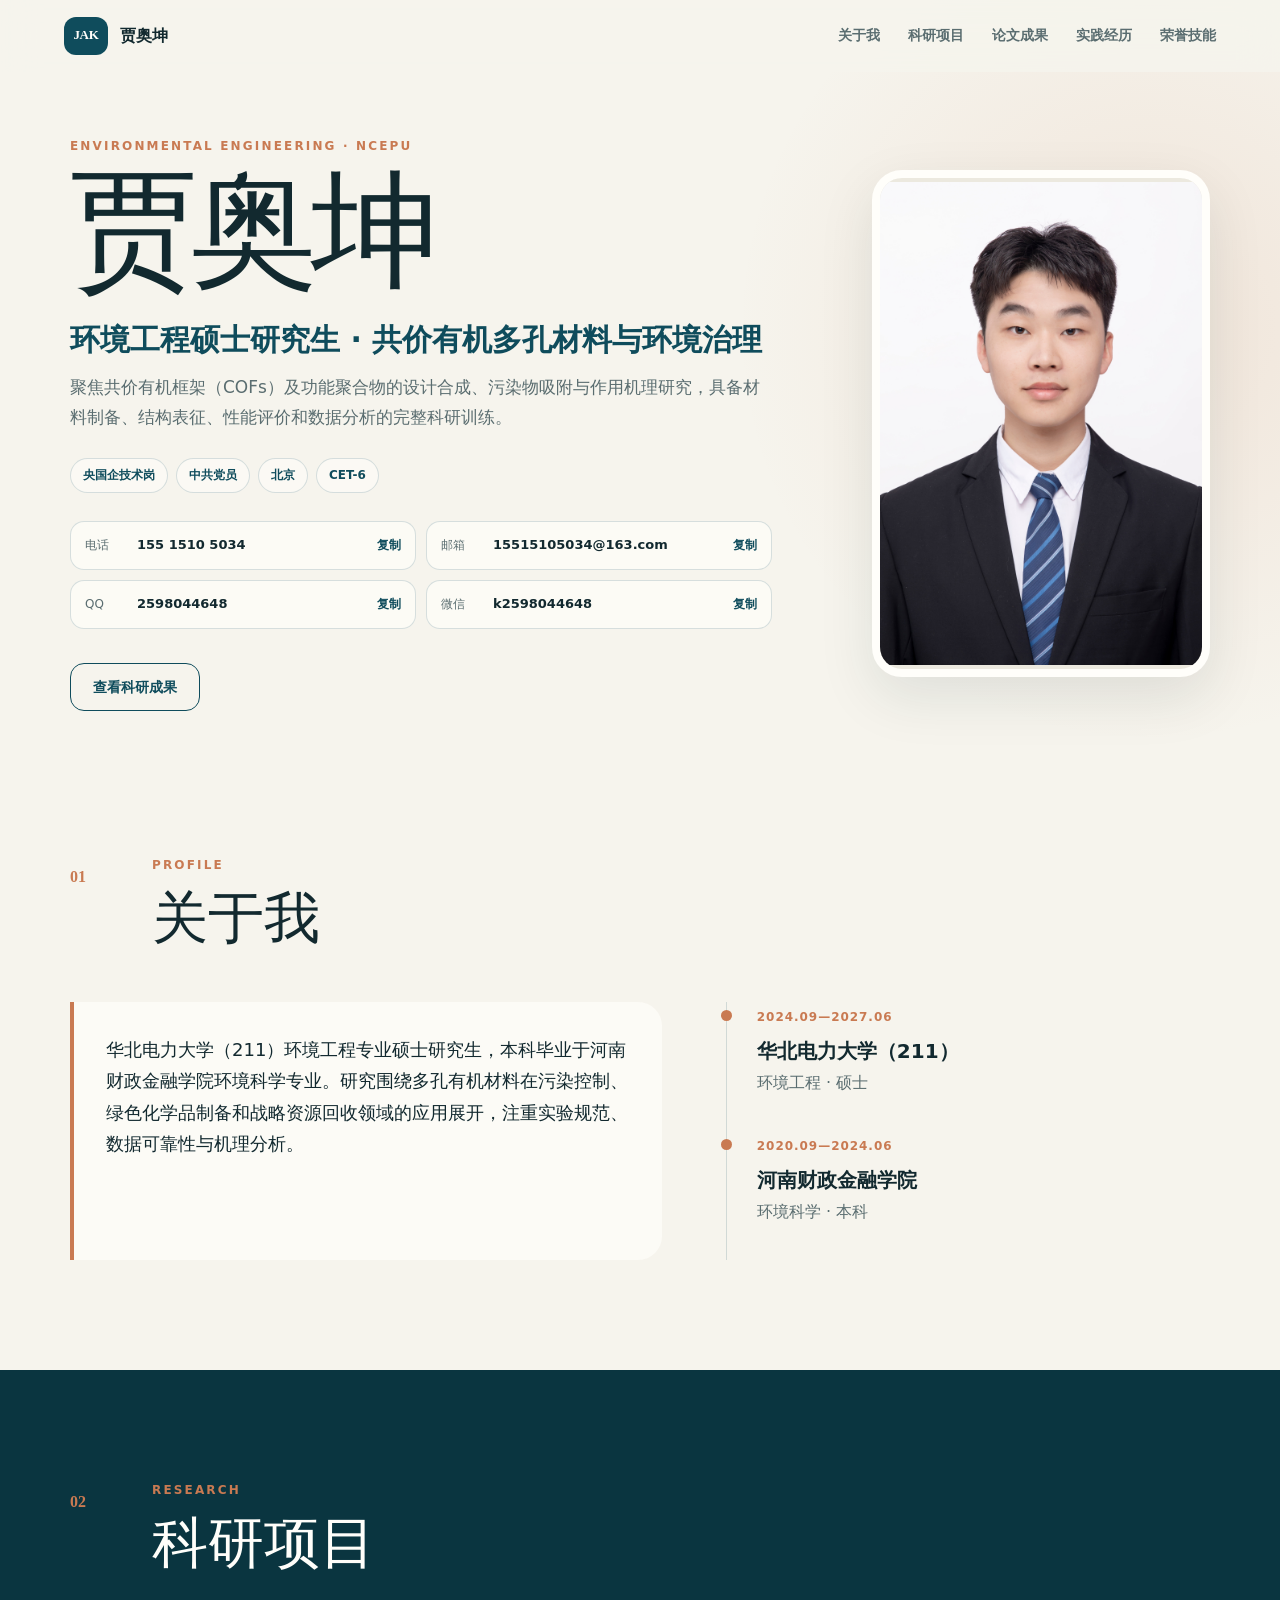
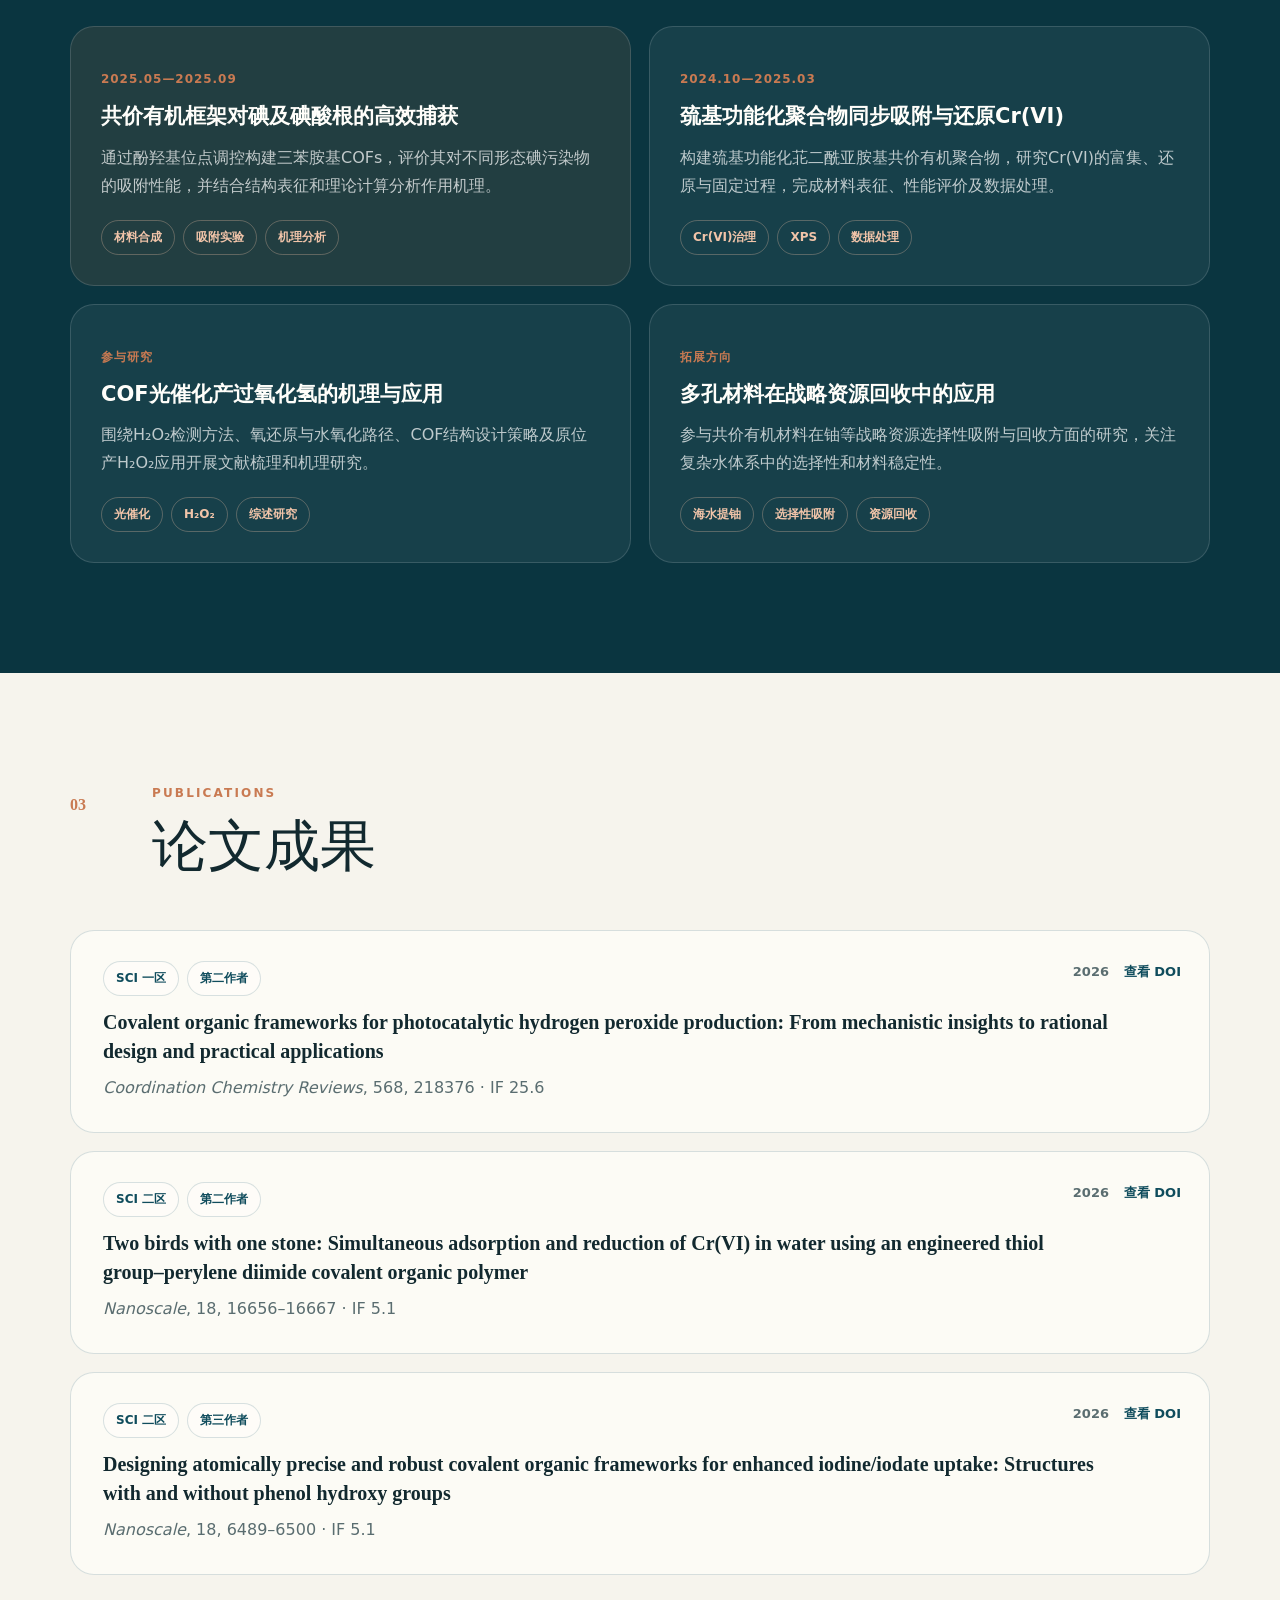
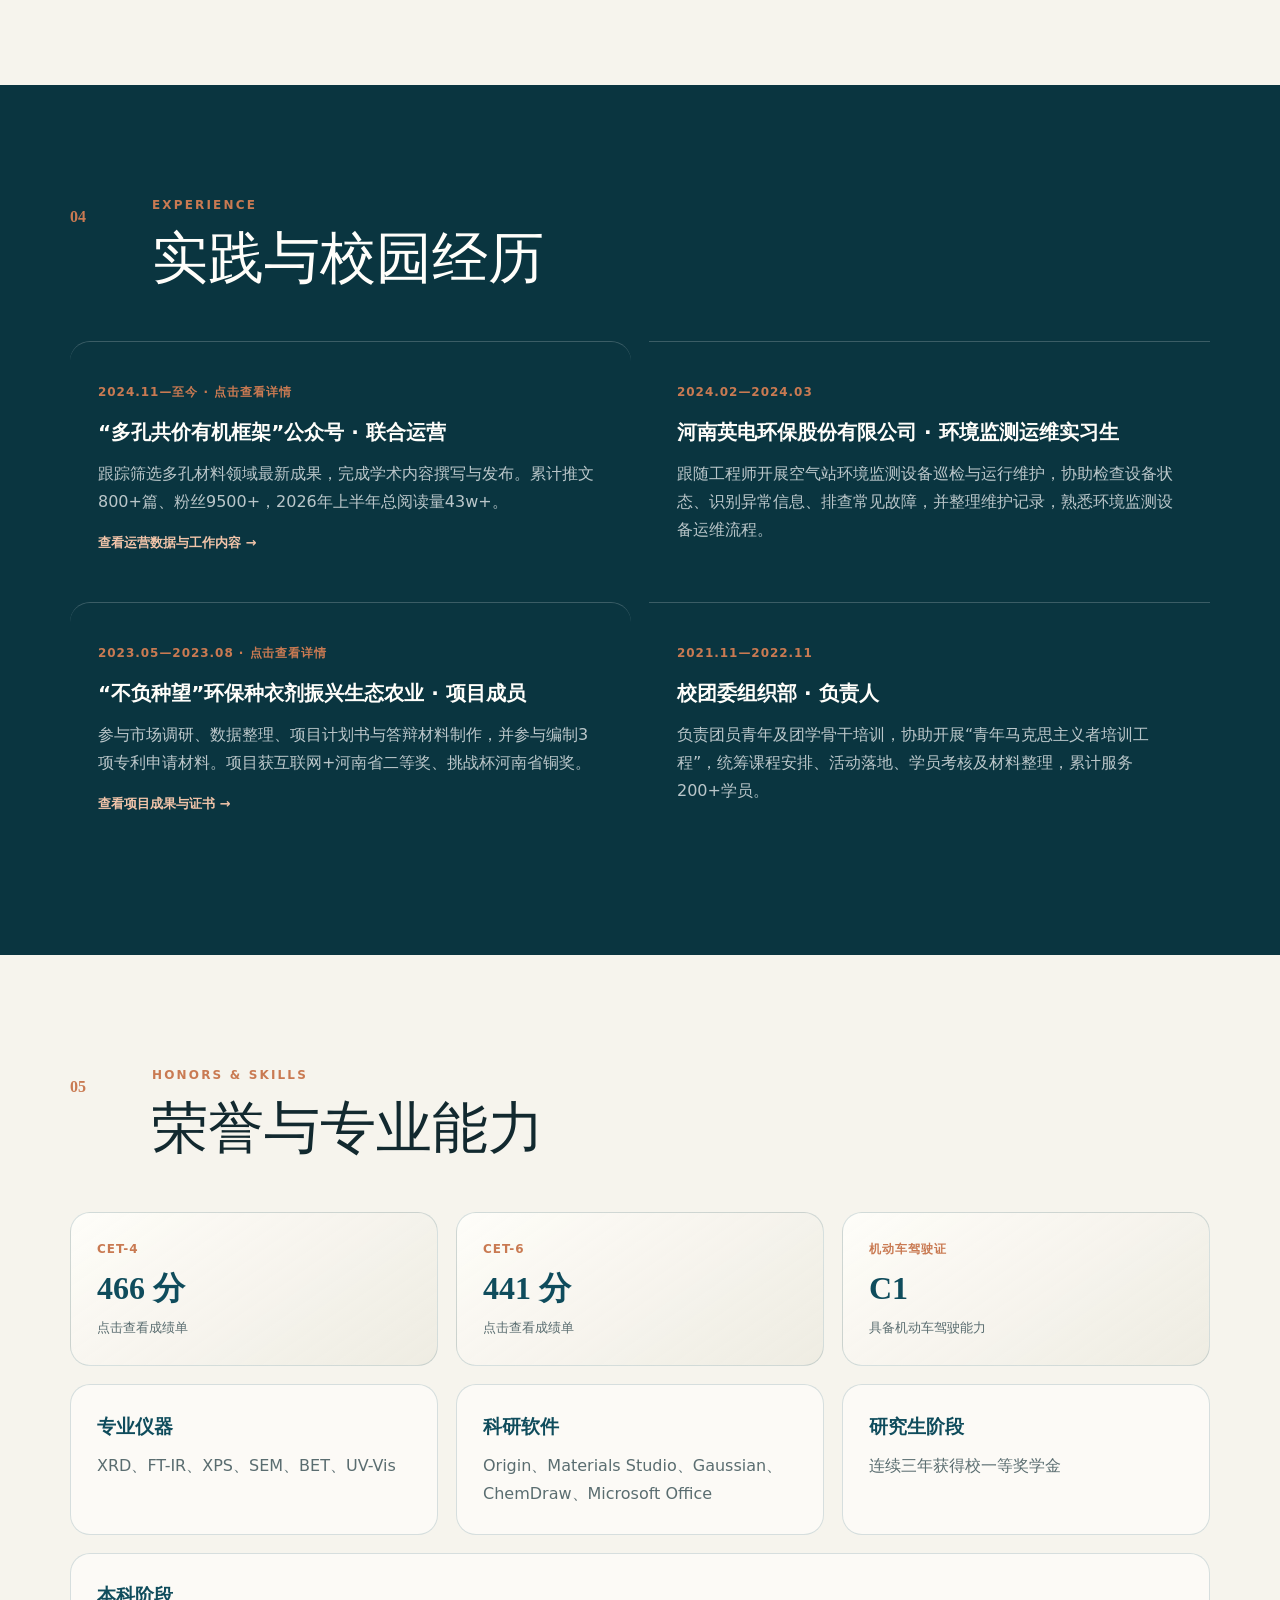
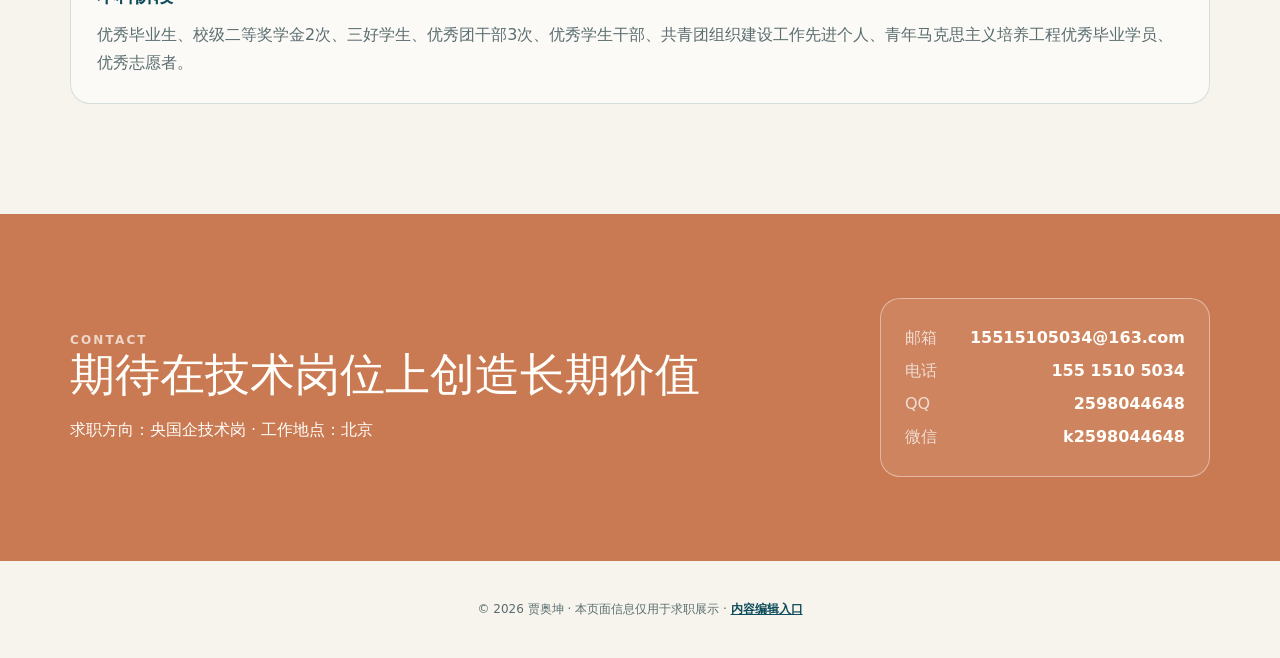
<file: index.html>
<!doctype html>
<html lang="zh-CN">
<head>
  <meta charset="utf-8">
  <meta name="viewport" content="width=device-width, initial-scale=1">
  <meta name="description" content="贾奥坤，华北电力大学环境工程硕士研究生，研究方向为共价有机框架与功能聚合物在环境治理中的应用。">
  <meta name="theme-color" content="#0f3d4a">
  <title>贾奥坤｜环境工程硕士研究生</title>
  <link rel="stylesheet" href="styles.css?v=20260904-2">
</head>
<body>
  <header class="site-header" id="top">
    <a class="brand" href="#top" aria-label="返回首页"><span class="brand-mark">JAK</span><span data-field="name">贾奥坤</span></a>
    <button class="menu-button" type="button" aria-expanded="false" aria-controls="main-nav">菜单</button>
    <nav id="main-nav" class="main-nav" aria-label="主导航"><a href="#about">关于我</a><a href="#research">科研项目</a><a href="#publications">论文成果</a><a href="#experience">实践经历</a><a href="#honors">荣誉技能</a></nav>
  </header>

  <main>
    <section class="hero section-shell">
      <div class="hero-copy reveal">
        <p class="eyebrow">ENVIRONMENTAL ENGINEERING · NCEPU</p>
        <h1 data-field="name">贾奥坤</h1>
        <p class="headline" data-field="headline">环境工程硕士研究生 · 共价有机多孔材料与环境治理</p>
        <p class="hero-summary" data-field="summary">聚焦共价有机框架（COFs）及功能聚合物的设计合成、污染物吸附与作用机理研究，具备材料制备、结构表征、性能评价和数据分析的完整科研训练。</p>
        <div class="tag-row" aria-label="个人标签"><span data-field="jobDirection">央国企技术岗</span><span data-field="politicalStatus">中共党员</span><span data-field="workLocation">北京</span><span data-field="languageLevel">CET-6</span></div>
        <div class="copy-contact-grid" aria-label="点击复制联系方式">
          <button type="button" data-copy-field="phone" data-copy-label="电话"><span>电话</span><strong data-field="phone">155 1510 5034</strong><small>复制</small></button>
          <button type="button" data-copy-field="email" data-copy-label="邮箱"><span>邮箱</span><strong data-field="email">15515105034@163.com</strong><small>复制</small></button>
          <button type="button" data-copy-field="qq" data-copy-label="QQ"><span>QQ</span><strong data-field="qq">2598044648</strong><small>复制</small></button>
          <button type="button" data-copy-field="wechat" data-copy-label="微信"><span>微信</span><strong data-field="wechat">k2598044648</strong><small>复制</small></button>
        </div>
        <div class="hero-actions"><a class="button secondary" href="#publications">查看科研成果</a></div>
      </div>
      <div class="portrait-wrap reveal">
        <div class="portrait-frame"><img src="assets/jia-aokun-color-accurate.jpg?v=20260904-2" alt="贾奥坤证件照"></div>
      </div>
    </section>

    <section id="about" class="content-section section-shell reveal">
      <div class="section-heading"><p class="section-index">01</p><div><p class="eyebrow">PROFILE</p><h2>关于我</h2></div></div>
      <div class="about-grid"><div class="lead-card"><p data-field="aboutText">华北电力大学（211）环境工程专业硕士研究生，本科毕业于河南财政金融学院环境科学专业。研究围绕多孔有机材料在污染控制、绿色化学品制备和战略资源回收领域的应用展开，注重实验规范、数据可靠性与机理分析。</p></div><div class="timeline"><article><span class="timeline-date">2024.09—2027.06</span><h3>华北电力大学（211）</h3><p>环境工程 · 硕士</p></article><article><span class="timeline-date">2020.09—2024.06</span><h3>河南财政金融学院</h3><p>环境科学 · 本科</p></article></div></div>
    </section>

    <section id="research" class="content-section alt-section"><div class="section-shell reveal">
      <div class="section-heading"><p class="section-index">02</p><div><p class="eyebrow">RESEARCH</p><h2>科研项目</h2></div></div>
      <div class="project-grid">
        <article class="project-card featured"><p class="project-date">2025.05—2025.09</p><h3>共价有机框架对碘及碘酸根的高效捕获</h3><p>通过酚羟基位点调控构建三苯胺基COFs，评价其对不同形态碘污染物的吸附性能，并结合结构表征和理论计算分析作用机理。</p><div class="mini-tags"><span>材料合成</span><span>吸附实验</span><span>机理分析</span></div></article>
        <article class="project-card"><p class="project-date">2024.10—2025.03</p><h3>巯基功能化聚合物同步吸附与还原Cr(VI)</h3><p>构建巯基功能化苝二酰亚胺基共价有机聚合物，研究Cr(VI)的富集、还原与固定过程，完成材料表征、性能评价及数据处理。</p><div class="mini-tags"><span>Cr(VI)治理</span><span>XPS</span><span>数据处理</span></div></article>
        <article class="project-card"><p class="project-date">参与研究</p><h3>COF光催化产过氧化氢的机理与应用</h3><p>围绕H₂O₂检测方法、氧还原与水氧化路径、COF结构设计策略及原位产H₂O₂应用开展文献梳理和机理研究。</p><div class="mini-tags"><span>光催化</span><span>H₂O₂</span><span>综述研究</span></div></article>
        <article class="project-card"><p class="project-date">拓展方向</p><h3>多孔材料在战略资源回收中的应用</h3><p>参与共价有机材料在铀等战略资源选择性吸附与回收方面的研究，关注复杂水体系中的选择性和材料稳定性。</p><div class="mini-tags"><span>海水提铀</span><span>选择性吸附</span><span>资源回收</span></div></article>
      </div>
    </div></section>

    <section id="publications" class="content-section section-shell reveal">
      <div class="section-heading"><p class="section-index">03</p><div><p class="eyebrow">PUBLICATIONS</p><h2>论文成果</h2></div></div>
      <div class="publication-list">
        <article><div class="pub-meta"><span>SCI 一区</span><span>第二作者</span><time>2026</time></div><h3>Covalent organic frameworks for photocatalytic hydrogen peroxide production: From mechanistic insights to rational design and practical applications</h3><p><em>Coordination Chemistry Reviews</em>, 568, 218376 · IF 25.6</p><a href="https://doi.org/10.1016/j.ccr.2026.218376" target="_blank" rel="noreferrer">查看 DOI</a></article>
        <article><div class="pub-meta"><span>SCI 二区</span><span>第二作者</span><time>2026</time></div><h3>Two birds with one stone: Simultaneous adsorption and reduction of Cr(VI) in water using an engineered thiol group–perylene diimide covalent organic polymer</h3><p><em>Nanoscale</em>, 18, 16656–16667 · IF 5.1</p><a href="https://doi.org/10.1039/D6NR01074A" target="_blank" rel="noreferrer">查看 DOI</a></article>
        <article><div class="pub-meta"><span>SCI 二区</span><span>第三作者</span><time>2026</time></div><h3>Designing atomically precise and robust covalent organic frameworks for enhanced iodine/iodate uptake: Structures with and without phenol hydroxy groups</h3><p><em>Nanoscale</em>, 18, 6489–6500 · IF 5.1</p><a href="https://doi.org/10.1039/D5NR04548G" target="_blank" rel="noreferrer">查看 DOI</a></article>
      </div>
    </section>

    <section id="experience" class="content-section alt-section"><div class="section-shell reveal">
      <div class="section-heading"><p class="section-index">04</p><div><p class="eyebrow">EXPERIENCE</p><h2>实践与校园经历</h2></div></div>
      <div class="experience-list">
        <article class="interactive-card" tabindex="0" role="button" data-modal-target="wechat-modal"><p class="project-date">2024.11—至今 · 点击查看详情</p><h3>“多孔共价有机框架”公众号 · 联合运营</h3><p>跟踪筛选多孔材料领域最新成果，完成学术内容撰写与发布。累计推文<span data-field="wechatPosts">800+</span>篇、粉丝<span data-field="wechatFollowers">9500+</span>，2026年上半年总阅读量<span data-field="wechatViews">43w+</span>。</p><span class="detail-link">查看运营数据与工作内容 →</span></article>
        <article><p class="project-date">2024.02—2024.03</p><h3>河南英电环保股份有限公司 · 环境监测运维实习生</h3><p>跟随工程师开展空气站环境监测设备巡检与运行维护，协助检查设备状态、识别异常信息、排查常见故障，并整理维护记录，熟悉环境监测设备运维流程。</p></article>
        <article class="interactive-card" tabindex="0" role="button" data-modal-target="seed-modal"><p class="project-date">2023.05—2023.08 · 点击查看详情</p><h3>“不负种望”环保种衣剂振兴生态农业 · 项目成员</h3><p>参与市场调研、数据整理、项目计划书与答辩材料制作，并参与编制3项专利申请材料。项目获互联网+河南省二等奖、挑战杯河南省铜奖。</p><span class="detail-link">查看项目成果与证书 →</span></article>
        <article><p class="project-date">2021.11—2022.11</p><h3>校团委组织部 · 负责人</h3><p>负责团员青年及团学骨干培训，协助开展“青年马克思主义者培训工程”，统筹课程安排、活动落地、学员考核及材料整理，累计服务200+学员。</p></article>
      </div>
    </div></section>

    <section id="honors" class="content-section section-shell reveal">
      <div class="section-heading"><p class="section-index">05</p><div><p class="eyebrow">HONORS & SKILLS</p><h2>荣誉与专业能力</h2></div></div>
      <div class="credential-grid">
        <button class="credential-card" type="button" data-modal-target="cet4-modal"><span>CET-4</span><strong>466 分</strong><small>点击查看成绩单</small></button>
        <button class="credential-card" type="button" data-modal-target="cet6-modal"><span>CET-6</span><strong>441 分</strong><small>点击查看成绩单</small></button>
        <article class="credential-card static"><span>机动车驾驶证</span><strong>C1</strong><small>具备机动车驾驶能力</small></article>
      </div>
      <div class="skills-grid"><article class="skill-card"><h3>专业仪器</h3><p>XRD、FT-IR、XPS、SEM、BET、UV-Vis</p></article><article class="skill-card"><h3>科研软件</h3><p>Origin、Materials Studio、Gaussian、ChemDraw、Microsoft Office</p></article><article class="skill-card"><h3>研究生阶段</h3><p>连续三年获得校一等奖学金</p></article><article class="skill-card wide"><h3>本科阶段</h3><p>优秀毕业生、校级二等奖学金2次、三好学生、优秀团干部3次、优秀学生干部、共青团组织建设工作先进个人、青年马克思主义培养工程优秀毕业学员、优秀志愿者。</p></article></div>
    </section>

    <section class="contact-section"><div class="section-shell contact-inner reveal"><div><p class="eyebrow">CONTACT</p><h2 data-field="contactHeading">期待在技术岗位上创造长期价值</h2><p>求职方向：<span data-field="jobDirection">央国企技术岗</span> · 工作地点：<span data-field="workLocation">北京</span></p></div><div class="plain-contact"><p><span>邮箱</span><strong data-field="email">15515105034@163.com</strong></p><p><span>电话</span><strong data-field="phone">155 1510 5034</strong></p><p><span>QQ</span><strong data-field="qq">2598044648</strong></p><p><span>微信</span><strong data-field="wechat">k2598044648</strong></p></div></div></section>
  </main>

  <footer><p>© <span id="year">2026</span> 贾奥坤 · 本页面信息仅用于求职展示 · <a href="editor.html">内容编辑入口</a></p></footer>

  <div class="modal" id="wechat-modal" aria-hidden="true" role="dialog" aria-modal="true" aria-labelledby="wechat-title"><div class="modal-backdrop" data-modal-close></div><div class="modal-panel modal-wide"><button class="modal-close" type="button" data-modal-close>×</button><p class="eyebrow">WECHAT PUBLIC ACCOUNT</p><h2 id="wechat-title">“多孔共价有机框架”公众号</h2><div class="modal-metrics"><article><strong data-field="wechatPosts">800+</strong><span>累计推文</span></article><article><strong data-field="wechatFollowers">9500+</strong><span>粉丝数量</span></article><article><strong data-field="wechatViews">43w+</strong><span>2026年上半年阅读量</span></article></div><p>联合负责内容运营：持续跟踪COFs、MOFs等多孔材料领域最新研究成果，筛选高价值论文，提炼研究思路、创新点与核心结论，完成学术推文撰写、校对与发布。</p><div class="wechat-evidence"><figure><img src="assets/wechat-account-overview.webp" alt="公众号名称与用户数据截图"><figcaption>公众号名称与账号概览</figcaption></figure><figure><img src="assets/wechat-2026-q1.webp" alt="2026年1月至3月阅读量趋势"><figcaption>2026.01.01—2026.03.31 · 阅读总人数247,104</figcaption></figure><figure><img src="assets/wechat-2026-apr-may.webp" alt="2026年4月至5月阅读量趋势"><figcaption>2026.04.01—2026.05.31 · 阅读总人数111,201</figcaption></figure><figure><img src="assets/wechat-2026-june.webp" alt="2026年6月阅读量趋势"><figcaption>2026.06.01—2026.06.30 · 阅读总人数75,459</figcaption></figure></div></div></div>
  <div class="modal" id="seed-modal" aria-hidden="true" role="dialog" aria-modal="true" aria-labelledby="seed-title"><div class="modal-backdrop" data-modal-close></div><div class="modal-panel modal-wide"><button class="modal-close" type="button" data-modal-close>×</button><p class="eyebrow">PROJECT & AWARDS</p><h2 id="seed-title">“不负种望”环保种衣剂项目成果</h2><p>参与市场调研、数据收集与分析、项目计划书编制、答辩PPT制作，并参与编制3项专利申请材料。</p><div class="certificate-grid"><figure><img src="assets/innovation-award.webp" alt="互联网+河南省二等奖证书" loading="lazy"><figcaption>互联网+河南省二等奖 · <a href="assets/innovation-award.pdf" target="_blank" rel="noreferrer">查看原始PDF</a></figcaption></figure><figure><img src="assets/challenge-cup-award.webp" alt="挑战杯河南省铜奖证书" loading="lazy"><figcaption>挑战杯河南省铜奖 · <a href="assets/challenge-cup-award.pdf" target="_blank" rel="noreferrer">查看原始PDF</a></figcaption></figure></div></div></div>
  <div class="modal" id="cet4-modal" aria-hidden="true" role="dialog" aria-modal="true" aria-labelledby="cet4-title"><div class="modal-backdrop" data-modal-close></div><div class="modal-panel document-panel"><button class="modal-close" type="button" data-modal-close>×</button><p class="eyebrow">LANGUAGE CERTIFICATE</p><h2 id="cet4-title">CET-4 成绩单 · 466分</h2><img src="assets/cet4-score-report-redacted.webp" alt="CET-4成绩单" loading="lazy"></div></div>
  <div class="modal" id="cet6-modal" aria-hidden="true" role="dialog" aria-modal="true" aria-labelledby="cet6-title"><div class="modal-backdrop" data-modal-close></div><div class="modal-panel document-panel"><button class="modal-close" type="button" data-modal-close>×</button><p class="eyebrow">LANGUAGE CERTIFICATE</p><h2 id="cet6-title">CET-6 成绩单 · 441分</h2><img src="assets/cet6-score-report-redacted.webp" alt="CET-6成绩单" loading="lazy"></div></div>
  <div class="toast" role="status" aria-live="polite"></div>
  <script src="script.js"></script>
</body>
</html>
</file>
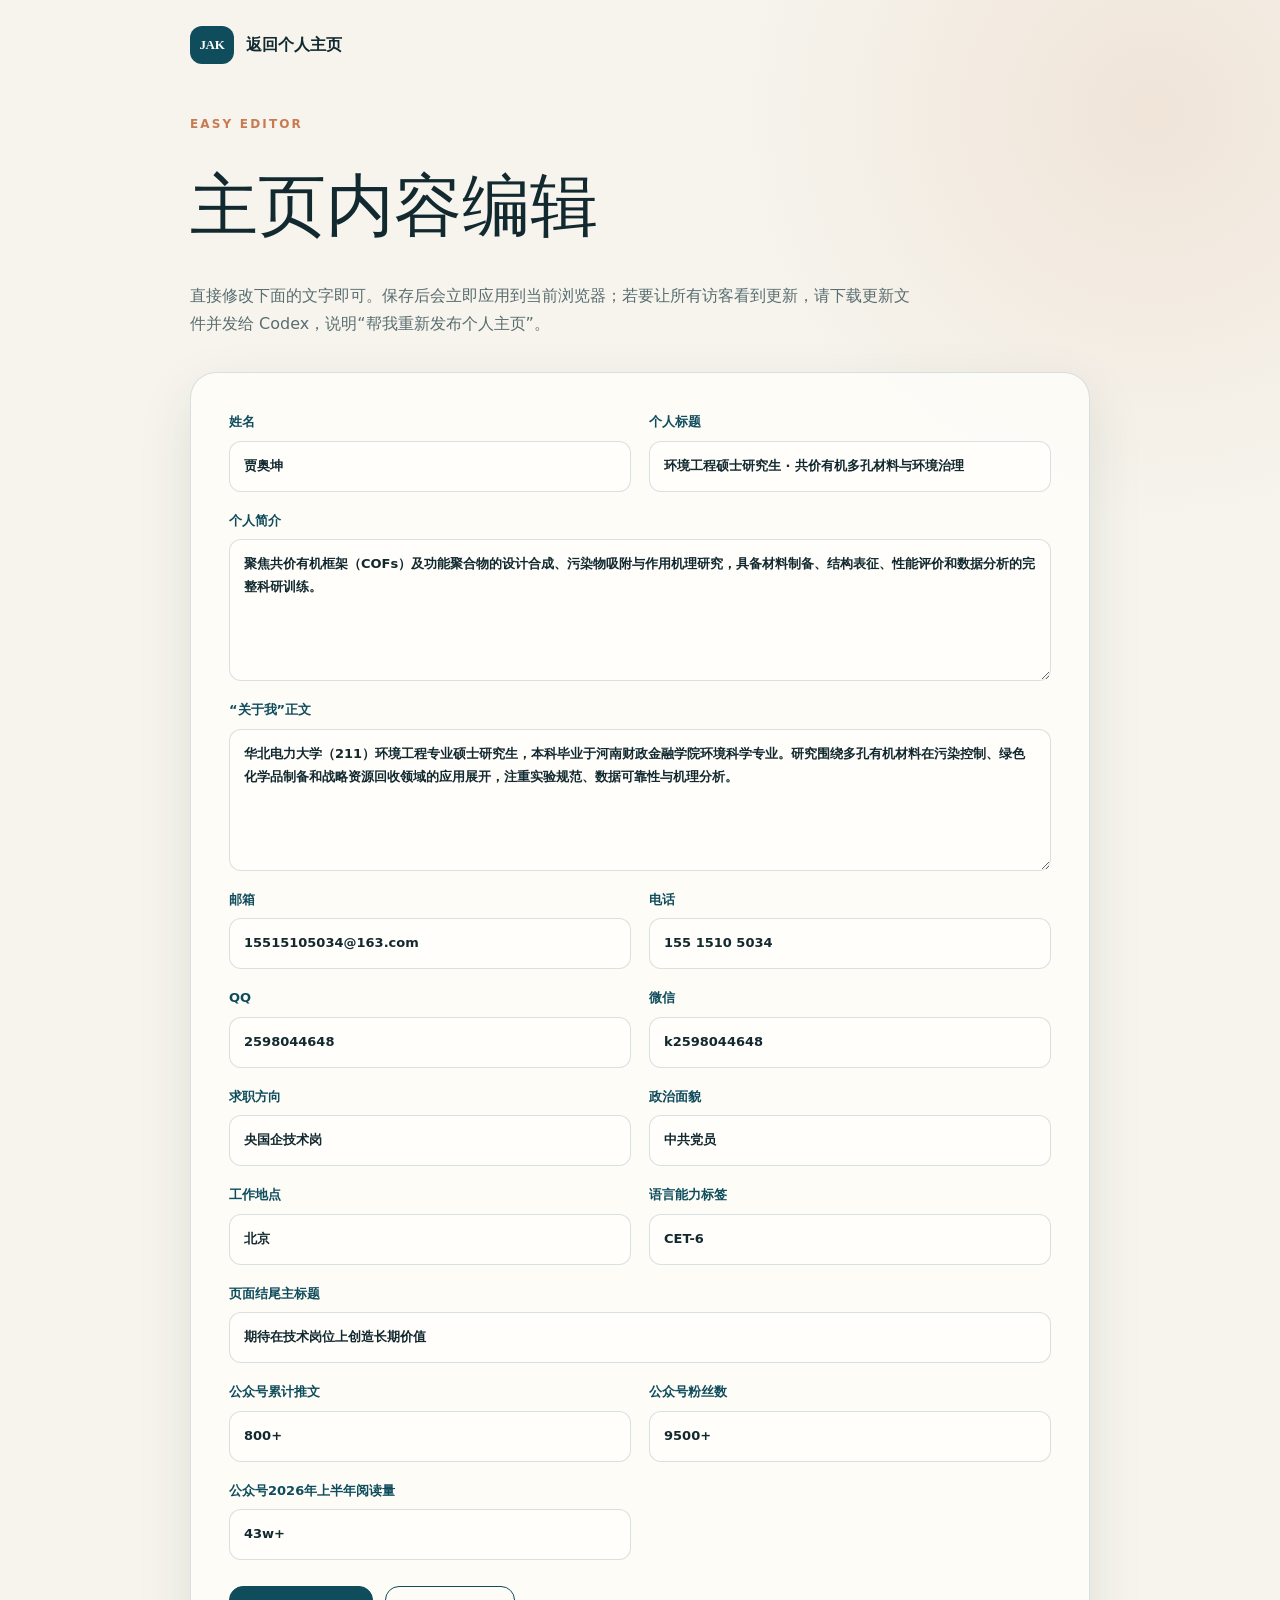
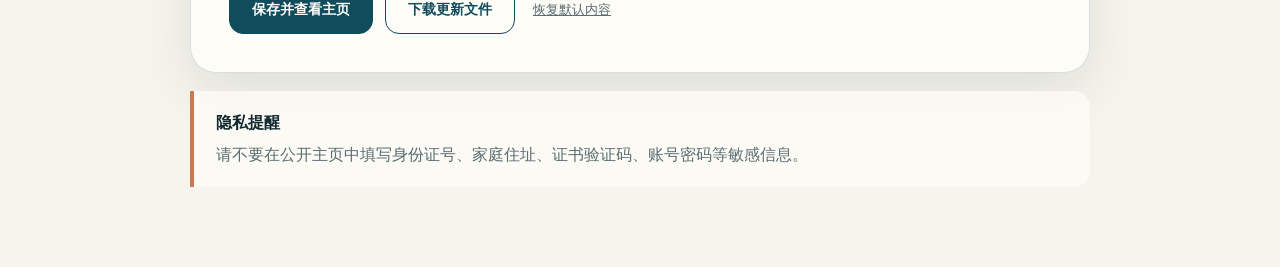
<file: editor.html>
<!doctype html>
<html lang="zh-CN">
<head>
  <meta charset="utf-8"><meta name="viewport" content="width=device-width, initial-scale=1">
  <meta name="robots" content="noindex"><title>主页内容编辑｜贾奥坤</title><link rel="stylesheet" href="styles.css?v=20260904-2">
</head>
<body class="editor-page">
  <header class="editor-header"><a class="brand" href="index.html"><span class="brand-mark">JAK</span><span>返回个人主页</span></a></header>
  <main class="editor-shell">
    <section class="editor-intro"><p class="eyebrow">EASY EDITOR</p><h1>主页内容编辑</h1><p>直接修改下面的文字即可。保存后会立即应用到当前浏览器；若要让所有访客看到更新，请下载更新文件并发给 Codex，说明“帮我重新发布个人主页”。</p></section>
    <form id="content-form" class="editor-form">
      <label>姓名<input name="name" autocomplete="name"></label>
      <label>个人标题<input name="headline"></label>
      <label class="full">个人简介<textarea name="summary" rows="5"></textarea></label>
      <label class="full">“关于我”正文<textarea name="aboutText" rows="5"></textarea></label>
      <label>邮箱<input name="email" type="email" autocomplete="email"></label>
      <label>电话<input name="phone" autocomplete="tel"></label>
      <label>QQ<input name="qq"></label><label>微信<input name="wechat"></label>
      <label>求职方向<input name="jobDirection" placeholder="例如：央国企技术岗"></label>
      <label>政治面貌<input name="politicalStatus" placeholder="例如：中共党员"></label>
      <label>工作地点<input name="workLocation" placeholder="例如：北京"></label>
      <label>语言能力标签<input name="languageLevel" placeholder="例如：CET-6"></label>
      <label class="full">页面结尾主标题<input name="contactHeading" placeholder="例如：期待在技术岗位上创造长期价值"></label>
      <label>公众号累计推文<input name="wechatPosts" placeholder="例如：800+"></label>
      <label>公众号粉丝数<input name="wechatFollowers" placeholder="例如：9500+"></label>
      <label>公众号2026年上半年阅读量<input name="wechatViews" placeholder="例如：43w+"></label>
      <div class="editor-actions full"><button class="button primary" type="submit">保存并查看主页</button><button class="button secondary" id="download-data" type="button">下载更新文件</button><button class="text-button" id="reset-data" type="button">恢复默认内容</button></div>
    </form>
    <aside class="editor-note"><strong>隐私提醒</strong><p>请不要在公开主页中填写身份证号、家庭住址、证书验证码、账号密码等敏感信息。</p></aside>
  </main>
  <div class="toast" role="status" aria-live="polite"></div><script src="editor.js"></script>
</body>
</html>
</file>
<file: styles.css>
:root {
  --ink: #12292f;
  --muted: #5a6d70;
  --paper: #f6f4ed;
  --paper-deep: #ece9df;
  --white: #fffefa;
  --primary: #0f4c5c;
  --primary-dark: #0a3540;
  --accent: #c97a52;
  --line: rgba(15, 76, 92, 0.16);
  --shadow: 0 20px 55px rgba(22, 46, 50, 0.1);
  --radius: 24px;
}

* { box-sizing: border-box; }

html { scroll-behavior: smooth; }

body {
  margin: 0;
  overflow-x: hidden;
  color: var(--ink);
  background:
    radial-gradient(circle at 90% 6%, rgba(201, 122, 82, 0.13), transparent 26rem),
    var(--paper);
  font-family: "Microsoft YaHei", "PingFang SC", "Noto Sans CJK SC", system-ui, sans-serif;
  line-height: 1.75;
}

.hero-copy { min-width: 0; }

a { color: inherit; }

.site-header {
  position: sticky;
  top: 0;
  z-index: 20;
  display: flex;
  align-items: center;
  justify-content: space-between;
  min-height: 72px;
  padding: 0 5vw;
  border-bottom: 1px solid transparent;
  background: rgba(246, 244, 237, 0.82);
  backdrop-filter: blur(18px);
  transition: border-color 180ms ease, box-shadow 180ms ease;
}

.site-header.scrolled {
  border-color: var(--line);
  box-shadow: 0 10px 30px rgba(18, 41, 47, 0.06);
}

.brand {
  display: inline-flex;
  gap: 12px;
  align-items: center;
  font-weight: 800;
  text-decoration: none;
}

.brand-mark {
  display: grid;
  width: 44px;
  height: 38px;
  place-items: center;
  border-radius: 12px;
  color: var(--white);
  background: var(--primary);
  font-family: Georgia, serif;
  font-size: 13px;
  letter-spacing: -0.02em;
}

.main-nav { display: flex; gap: 28px; }
.main-nav a {
  color: var(--muted);
  font-size: 14px;
  font-weight: 700;
  text-decoration: none;
}
.main-nav a:hover { color: var(--primary); }
.menu-button { display: none; }

.section-shell {
  width: min(1140px, calc(100% - 40px));
  margin-inline: auto;
}

.hero {
  display: grid;
  grid-template-columns: minmax(0, 1.35fr) minmax(280px, 0.65fr);
  gap: clamp(48px, 8vw, 100px);
  align-items: center;
  min-height: auto;
  padding-block: 64px 72px;
}

.eyebrow {
  margin: 0 0 12px;
  color: var(--accent);
  font-size: 12px;
  font-weight: 900;
  letter-spacing: 0.18em;
}

.hero h1 {
  margin: 0;
  font-family: Georgia, "Songti SC", serif;
  font-size: clamp(64px, 10vw, 128px);
  font-weight: 500;
  line-height: 0.98;
  letter-spacing: -0.06em;
}

.headline {
  margin: 26px 0 12px;
  color: var(--primary);
  font-size: clamp(20px, 2.4vw, 30px);
  font-weight: 800;
  line-height: 1.35;
}

.hero-summary {
  max-width: 710px;
  margin: 0;
  color: var(--muted);
  font-size: 17px;
}

.tag-row, .mini-tags, .pub-meta {
  display: flex;
  flex-wrap: wrap;
  gap: 8px;
}

.tag-row { margin-top: 26px; }
.tag-row span, .mini-tags span, .pub-meta span {
  padding: 6px 12px;
  border: 1px solid var(--line);
  border-radius: 99px;
  color: var(--primary);
  background: rgba(255, 254, 250, 0.58);
  font-size: 12px;
  font-weight: 800;
}

.hero-actions, .contact-actions {
  display: flex;
  flex-wrap: wrap;
  gap: 12px;
  margin-top: 34px;
}

.copy-contact-grid {
  display: grid;
  grid-template-columns: repeat(2, minmax(0, 1fr));
  gap: 10px;
  max-width: 710px;
  margin-top: 28px;
}
.copy-contact-grid button {
  display: grid;
  grid-template-columns: 42px minmax(0, 1fr) auto;
  gap: 10px;
  align-items: center;
  padding: 12px 14px;
  border: 1px solid var(--line);
  border-radius: 14px;
  color: var(--ink);
  background: rgba(255, 254, 250, 0.68);
  font: inherit;
  text-align: left;
  cursor: pointer;
  transition: transform 160ms ease, border-color 160ms ease, background 160ms ease;
}
.copy-contact-grid button:hover { border-color: var(--primary); background: var(--white); transform: translateY(-2px); }
.copy-contact-grid span, .copy-contact-grid small { color: var(--muted); font-size: 12px; }
.copy-contact-grid strong { overflow-wrap: anywhere; font-size: 13px; }
.copy-contact-grid small { color: var(--primary); font-weight: 800; }

.button {
  display: inline-flex;
  min-height: 48px;
  align-items: center;
  justify-content: center;
  padding: 0 22px;
  border: 1px solid var(--primary);
  border-radius: 14px;
  font-size: 14px;
  font-weight: 800;
  text-decoration: none;
  transition: transform 160ms ease, background 160ms ease, color 160ms ease;
}
.button:hover { transform: translateY(-2px); }
.button.primary { color: var(--white); background: var(--primary); }
.button.primary:hover { background: var(--primary-dark); }
.button.secondary { color: var(--primary); background: transparent; }

.portrait-wrap { justify-self: end; width: min(100%, 350px); }
.portrait-frame {
  overflow: hidden;
  aspect-ratio: 2 / 3;
  border: 8px solid var(--white);
  border-radius: 30px;
  background: var(--paper-deep);
  box-shadow: var(--shadow);
}
.portrait-frame img {
  width: 100%;
  height: 100%;
  object-fit: contain;
  object-position: center;
}

.contact-card {
  position: relative;
  width: calc(100% - 30px);
  margin: -28px auto 0;
  padding: 16px 18px;
  border: 1px solid var(--line);
  border-radius: 18px;
  background: rgba(255, 254, 250, 0.96);
  box-shadow: 0 12px 30px rgba(18, 41, 47, 0.1);
}
.contact-card p {
  display: flex;
  justify-content: space-between;
  gap: 14px;
  margin: 2px 0;
  font-size: 13px;
}
.contact-card span { color: var(--muted); }
.contact-card strong { font-weight: 700; text-align: right; }

.metrics {
  display: grid;
  grid-template-columns: repeat(4, 1fr);
  margin-bottom: 120px;
  overflow: hidden;
  border: 1px solid var(--line);
  border-radius: var(--radius);
  background: rgba(255, 254, 250, 0.68);
  box-shadow: 0 14px 40px rgba(18, 41, 47, 0.05);
}
.metrics article {
  display: flex;
  flex-direction: column;
  align-items: center;
  padding: 28px 16px;
  border-right: 1px solid var(--line);
}
.metrics article:last-child { border-right: 0; }
.metrics strong { color: var(--primary); font-family: Georgia, serif; font-size: 34px; }
.metrics span { color: var(--muted); font-size: 13px; }

.content-section { padding-block: 110px; scroll-margin-top: 70px; }
#about { padding-top: 72px; }
.alt-section { background: var(--primary-dark); color: var(--white); }

.section-heading {
  display: grid;
  grid-template-columns: 60px 1fr;
  gap: 22px;
  align-items: start;
  margin-bottom: 52px;
}
.section-index {
  margin: 8px 0 0;
  color: var(--accent);
  font-family: Georgia, serif;
  font-weight: 700;
}
.section-heading h2, .contact-section h2 {
  margin: 0;
  font-family: Georgia, "Songti SC", serif;
  font-size: clamp(34px, 5vw, 56px);
  font-weight: 500;
  line-height: 1.1;
}

.about-grid { display: grid; grid-template-columns: 1.1fr 0.9fr; gap: 64px; }
.lead-card {
  padding: 32px;
  border-left: 4px solid var(--accent);
  border-radius: 0 var(--radius) var(--radius) 0;
  background: rgba(255, 254, 250, 0.74);
  font-size: 18px;
}
.lead-card p { margin: 0; }

.timeline { border-left: 1px solid var(--line); }
.timeline article { position: relative; padding: 0 0 34px 30px; }
.timeline article::before {
  position: absolute;
  top: 8px;
  left: -6px;
  width: 11px;
  height: 11px;
  border-radius: 50%;
  background: var(--accent);
  content: "";
}
.timeline h3 { margin: 4px 0 0; font-size: 20px; }
.timeline p { margin: 0; color: var(--muted); }
.timeline-date, .project-date { color: var(--accent); font-size: 12px; font-weight: 900; letter-spacing: 0.08em; }

.project-grid { display: grid; grid-template-columns: repeat(2, 1fr); gap: 18px; }
.project-card {
  padding: 30px;
  border: 1px solid rgba(255, 255, 255, 0.14);
  border-radius: var(--radius);
  background: rgba(255, 255, 255, 0.055);
}
.project-card.featured { background: rgba(201, 122, 82, 0.13); }
.project-card h3 { margin: 8px 0 12px; font-size: 21px; line-height: 1.4; }
.project-card p:not(.project-date) { margin: 0; color: rgba(255, 255, 255, 0.72); }
.mini-tags { margin-top: 20px; }
.alt-section .mini-tags span { color: #f1c4a9; border-color: rgba(241, 196, 169, 0.3); background: transparent; }

.publication-list { display: grid; gap: 18px; }
.publication-list article {
  position: relative;
  padding: 30px 100px 30px 32px;
  border: 1px solid var(--line);
  border-radius: var(--radius);
  background: rgba(255, 254, 250, 0.68);
  transition: transform 180ms ease, box-shadow 180ms ease;
}
.publication-list article:hover { transform: translateY(-3px); box-shadow: var(--shadow); }
.publication-list h3 { margin: 12px 0 8px; font-family: Georgia, serif; font-size: 20px; line-height: 1.45; }
.publication-list p { margin: 0; color: var(--muted); }
.publication-list article > a {
  position: absolute;
  top: 30px;
  right: 28px;
  color: var(--primary);
  font-size: 13px;
  font-weight: 900;
  text-decoration: none;
  white-space: nowrap;
}
.pub-meta time { margin-left: auto; color: var(--muted); font-size: 13px; font-weight: 800; }

.experience-list { display: grid; grid-template-columns: repeat(2, 1fr); gap: 18px; }
.experience-list article {
  padding: 28px;
  border-top: 1px solid rgba(255, 255, 255, 0.2);
}
.experience-list h3 { margin: 7px 0 10px; font-size: 20px; }
.experience-list p:not(.project-date) { margin: 0; color: rgba(255, 255, 255, 0.72); }

.interactive-card {
  border-radius: 20px;
  cursor: pointer;
  transition: transform 180ms ease, background 180ms ease, box-shadow 180ms ease;
}
.interactive-card:hover, .interactive-card:focus-visible {
  outline: none;
  background: rgba(255, 255, 255, 0.08);
  box-shadow: inset 0 0 0 1px rgba(255, 255, 255, 0.15);
  transform: translateY(-3px);
}
.detail-link { display: inline-block; margin-top: 16px; color: #f1c4a9; font-size: 13px; font-weight: 800; }

.credential-grid { display: grid; grid-template-columns: repeat(3, 1fr); gap: 18px; margin-bottom: 18px; }
.credential-card {
  display: flex;
  min-height: 154px;
  flex-direction: column;
  align-items: flex-start;
  justify-content: center;
  padding: 26px;
  border: 1px solid var(--line);
  border-radius: 20px;
  color: var(--ink);
  background: linear-gradient(145deg, rgba(255, 254, 250, 0.86), rgba(236, 233, 223, 0.76));
  font: inherit;
  text-align: left;
}
button.credential-card { cursor: pointer; transition: transform 160ms ease, box-shadow 160ms ease; }
button.credential-card:hover { transform: translateY(-3px); box-shadow: var(--shadow); }
.credential-card span { color: var(--accent); font-size: 12px; font-weight: 900; letter-spacing: 0.08em; }
.credential-card strong { color: var(--primary); font-family: Georgia, serif; font-size: 32px; }
.credential-card small { color: var(--muted); }

.skills-grid { display: grid; grid-template-columns: repeat(3, 1fr); gap: 18px; }
.skill-card {
  padding: 26px;
  border: 1px solid var(--line);
  border-radius: 20px;
  background: rgba(255, 254, 250, 0.66);
}
.skill-card.wide { grid-column: span 3; }
.skill-card h3 { margin: 0 0 8px; color: var(--primary); }
.skill-card p { margin: 0; color: var(--muted); }

.contact-section { padding-block: 84px; color: var(--white); background: var(--accent); }
.contact-inner { display: flex; align-items: center; justify-content: space-between; gap: 60px; }
.contact-section h2 { font-size: clamp(32px, 3.5vw, 48px); white-space: nowrap; }
.contact-inner .eyebrow { color: rgba(255, 255, 255, 0.7); }
.contact-inner p { margin-bottom: 0; }
.contact-actions { justify-content: flex-end; margin: 0; }
.button.light { border-color: var(--white); color: var(--accent); background: var(--white); }
.button.outline-light { border-color: rgba(255, 255, 255, 0.7); color: var(--white); }

.plain-contact {
  min-width: min(100%, 330px);
  padding: 20px 24px;
  border: 1px solid rgba(255, 255, 255, 0.42);
  border-radius: 20px;
  background: rgba(255, 255, 255, 0.08);
}
.plain-contact p { display: flex; justify-content: space-between; gap: 24px; margin: 5px 0; }
.plain-contact span { color: rgba(255, 255, 255, 0.72); }

.modal { position: fixed; z-index: 100; inset: 0; display: none; padding: 28px; overflow-y: auto; }
.modal.open { display: grid; place-items: center; }
.modal-backdrop { position: fixed; inset: 0; background: rgba(4, 20, 24, 0.76); backdrop-filter: blur(7px); }
.modal-panel {
  position: relative;
  z-index: 1;
  width: min(760px, 100%);
  max-height: calc(100vh - 56px);
  overflow: auto;
  padding: clamp(26px, 5vw, 48px);
  border-radius: 26px;
  background: var(--white);
  box-shadow: 0 30px 100px rgba(0, 0, 0, 0.3);
}
.modal-panel.modal-wide { width: min(1080px, 100%); }
.modal-panel h2 { margin: 0 44px 20px 0; font-family: Georgia, "Songti SC", serif; font-size: clamp(28px, 4vw, 44px); line-height: 1.2; }
.modal-panel > p { color: var(--muted); }
.modal-close { position: absolute; top: 18px; right: 20px; width: 42px; height: 42px; border: 0; border-radius: 50%; color: var(--primary); background: var(--paper-deep); cursor: pointer; font-size: 28px; line-height: 1; }
.modal-metrics { display: grid; grid-template-columns: repeat(3, 1fr); gap: 12px; margin: 28px 0; }
.modal-metrics article { display: flex; flex-direction: column; padding: 20px; border-radius: 16px; background: var(--paper); text-align: center; }
.modal-metrics strong { color: var(--primary); font-family: Georgia, serif; font-size: 30px; }
.modal-metrics span { color: var(--muted); font-size: 12px; }
.certificate-grid { display: grid; grid-template-columns: repeat(2, 1fr); gap: 18px; margin-top: 24px; }
.certificate-grid figure { margin: 0; padding: 12px; border: 1px solid var(--line); border-radius: 18px; background: var(--paper); }
.certificate-grid img, .document-panel img { display: block; width: 100%; height: auto; border-radius: 10px; }
.certificate-grid figcaption { padding: 10px 4px 2px; color: var(--muted); font-size: 13px; }
.certificate-grid a { color: var(--primary); font-weight: 800; }
.document-panel { width: min(880px, 100%); }
.privacy-note { padding: 12px 15px; border-left: 3px solid var(--accent); background: var(--paper); font-size: 13px; }
.wechat-evidence { display: grid; gap: 18px; margin-top: 28px; }
.wechat-evidence figure { margin: 0; padding: 12px; border: 1px solid var(--line); border-radius: 18px; background: var(--paper); }
.wechat-evidence img { display: block; width: 100%; height: auto; border-radius: 10px; }
.wechat-evidence figcaption { padding: 10px 4px 2px; color: var(--muted); font-size: 13px; }
body.modal-open { overflow: hidden; }

.toast {
  position: fixed;
  z-index: 130;
  right: 24px;
  bottom: 24px;
  padding: 12px 18px;
  border-radius: 12px;
  color: var(--white);
  background: var(--primary-dark);
  opacity: 0;
  pointer-events: none;
  transform: translateY(12px);
  transition: opacity 160ms ease, transform 160ms ease;
}
.toast.show { opacity: 1; transform: none; }

.editor-page { min-height: 100vh; }
.editor-header { display: flex; width: min(900px, calc(100% - 32px)); margin: 0 auto; padding: 26px 0; }
.editor-shell { width: min(900px, calc(100% - 32px)); margin: 24px auto 80px; }
.editor-intro { margin-bottom: 34px; }
.editor-intro h1 { margin: 0; font-family: Georgia, "Songti SC", serif; font-size: clamp(42px, 7vw, 68px); font-weight: 500; }
.editor-intro p:last-child { max-width: 720px; color: var(--muted); }
.editor-form { display: grid; grid-template-columns: repeat(2, 1fr); gap: 18px; padding: clamp(22px, 4vw, 38px); border: 1px solid var(--line); border-radius: 26px; background: rgba(255, 254, 250, 0.78); box-shadow: var(--shadow); }
.editor-form label { display: flex; flex-direction: column; gap: 7px; color: var(--primary); font-size: 13px; font-weight: 800; }
.editor-form .full { grid-column: 1 / -1; }
.editor-form input, .editor-form textarea { width: 100%; padding: 13px 14px; border: 1px solid var(--line); border-radius: 12px; color: var(--ink); background: var(--white); font: inherit; resize: vertical; }
.editor-form input:focus, .editor-form textarea:focus { outline: 2px solid rgba(15, 76, 92, 0.2); border-color: var(--primary); }
.editor-actions { display: flex; flex-wrap: wrap; gap: 12px; align-items: center; margin-top: 8px; }
.text-button { border: 0; color: var(--muted); background: transparent; cursor: pointer; text-decoration: underline; }
.editor-note { margin-top: 18px; padding: 18px 22px; border-left: 4px solid var(--accent); border-radius: 0 16px 16px 0; background: rgba(255, 254, 250, 0.68); }
.editor-note p { margin: 4px 0 0; color: var(--muted); }

footer { padding: 26px 20px; color: var(--muted); text-align: center; font-size: 12px; }
footer a { color: var(--primary); font-weight: 800; }

.reveal { opacity: 0; transform: translateY(22px); transition: opacity 650ms ease, transform 650ms ease; }
.reveal.visible { opacity: 1; transform: none; }

@media (prefers-reduced-motion: reduce) {
  html { scroll-behavior: auto; }
  .reveal { opacity: 1; transform: none; transition: none; }
}

@media (max-width: 820px) {
  .menu-button {
    display: block;
    padding: 8px 12px;
    border: 1px solid var(--line);
    border-radius: 10px;
    color: var(--primary);
    background: transparent;
    font-weight: 800;
  }
  .main-nav {
    position: absolute;
    top: 64px;
    right: 20px;
    display: none;
    width: 190px;
    flex-direction: column;
    gap: 0;
    padding: 10px;
    border: 1px solid var(--line);
    border-radius: 16px;
    background: var(--white);
    box-shadow: var(--shadow);
  }
  .main-nav.open { display: flex; }
  .main-nav a { padding: 10px 12px; }
  .hero { grid-template-columns: 1fr; min-height: auto; padding-block: 64px 90px; }
  .portrait-wrap { justify-self: center; order: -1; width: min(74vw, 310px); }
  .hero-copy { text-align: center; }
  .hero-summary { margin-inline: auto; }
  .tag-row, .hero-actions { justify-content: center; }
  .copy-contact-grid { margin-inline: auto; text-align: left; }
  .metrics { grid-template-columns: repeat(2, 1fr); margin-bottom: 70px; }
  .metrics article:nth-child(2) { border-right: 0; }
  .metrics article:nth-child(-n+2) { border-bottom: 1px solid var(--line); }
  .about-grid, .project-grid, .experience-list, .skills-grid, .credential-grid { grid-template-columns: 1fr; }
  .skill-card.wide { grid-column: auto; }
  .contact-inner { flex-direction: column; align-items: flex-start; }
  .contact-section h2 { white-space: normal; }
  .contact-actions { justify-content: flex-start; }
  .plain-contact { width: 100%; }
  .certificate-grid { grid-template-columns: 1fr; }
}

@media (max-width: 520px) {
  .section-shell { width: min(100% - 28px, 1140px); }
  .hero h1 { font-size: 62px; }
  .headline { font-size: 20px; }
  .hero-copy { width: 100%; }
  .hero-copy .eyebrow { overflow-wrap: anywhere; letter-spacing: 0.1em; }
  .headline, .hero-summary { overflow-wrap: anywhere; }
  .content-section { padding-block: 78px; }
  .section-heading { grid-template-columns: 36px 1fr; gap: 12px; margin-bottom: 38px; }
  .lead-card, .project-card, .publication-list article, .skill-card { padding: 24px; }
  .publication-list article { padding-top: 62px; }
  .publication-list article > a { left: 24px; right: auto; top: 22px; }
  .pub-meta time { width: 100%; margin-left: 0; }
  .contact-actions { width: 100%; }
  .contact-actions .button { width: 100%; }
  .modal { padding: 12px; }
  .modal-panel { max-height: calc(100vh - 24px); padding: 24px 18px; }
  .modal-metrics { grid-template-columns: 1fr; }
  .plain-contact p { flex-direction: column; gap: 0; }
  .copy-contact-grid { grid-template-columns: 1fr; }
  .editor-form { grid-template-columns: 1fr; }
  .editor-form .full { grid-column: auto; }
  .editor-actions .button { width: 100%; }
}
</file>
